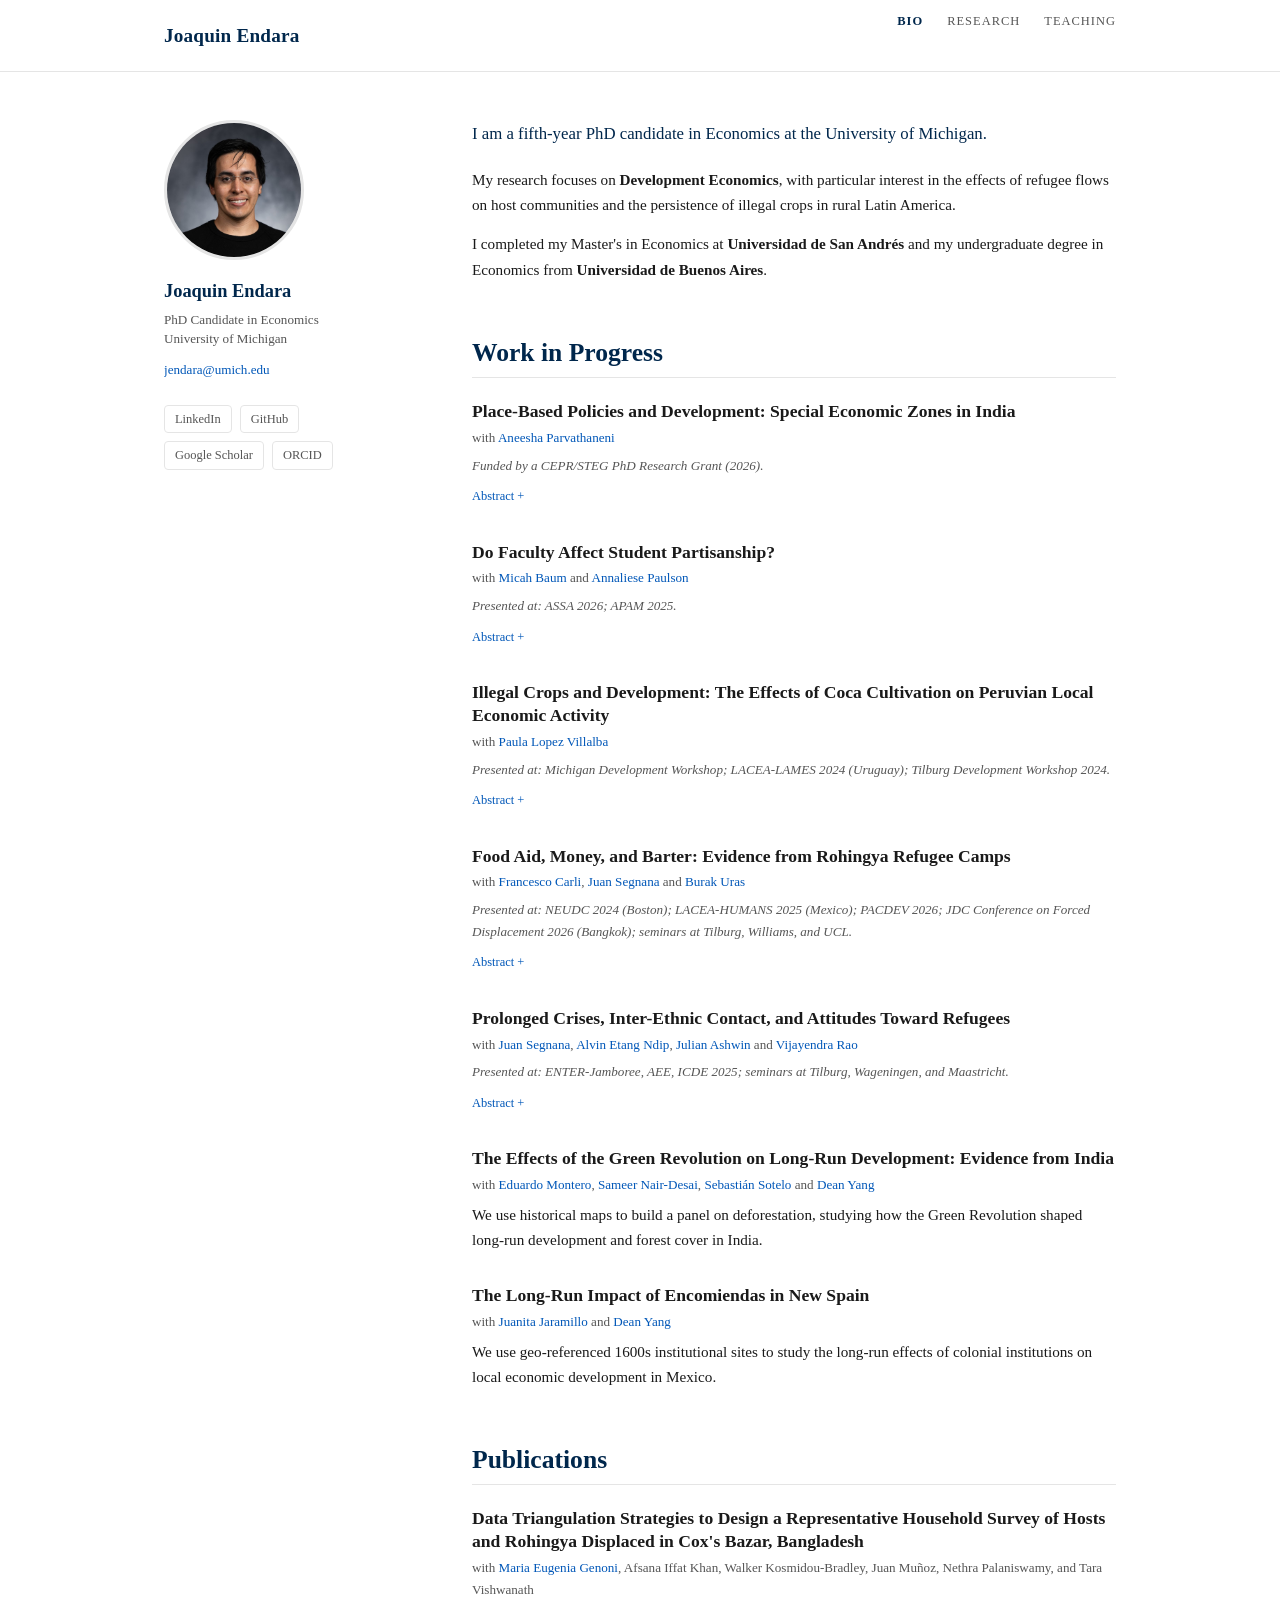
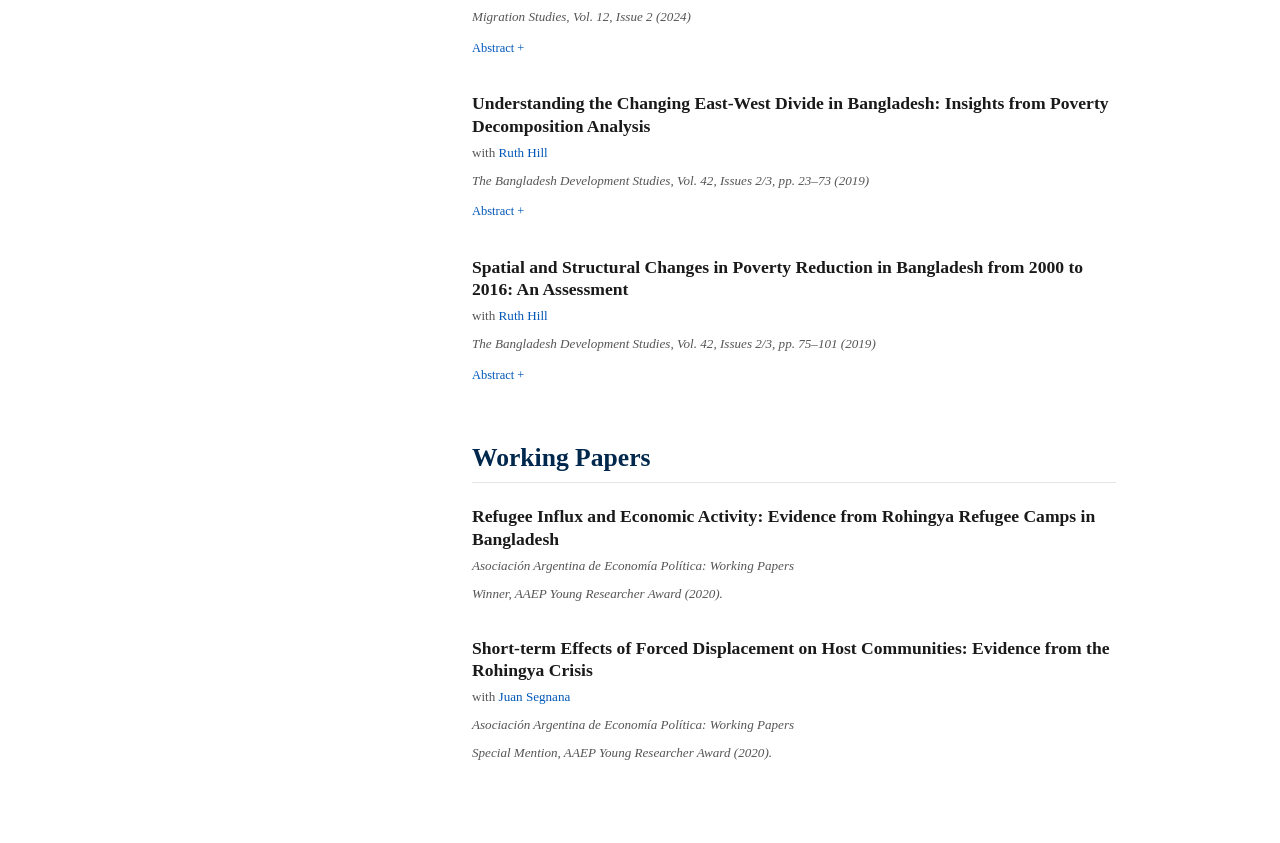
<file: index.html>
<!DOCTYPE html>
<html lang="en">
<head>
  <meta charset="UTF-8" />
  <meta name="viewport" content="width=device-width, initial-scale=1.0" />

  <title>Joaquin Endara | PhD Candidate in Economics, University of Michigan</title>
  <meta name="description" content="Joaquin Endara is a PhD candidate in Economics at the University of Michigan. His research focuses on development economics, refugee impacts on host communities, and illegal crops in Latin America." />
  <meta name="author" content="Joaquin Endara" />
  <meta name="keywords" content="Joaquin Endara, development economics, refugee economics, University of Michigan, PhD economics, forced displacement, host communities, coca cultivation" />

  <!-- Canonical -->
  <link rel="canonical" href="https://jendara.com/" />

  <!-- Open Graph (for sharing on LinkedIn, Twitter, etc.) -->
  <meta property="og:type" content="profile" />
  <meta property="og:title" content="Joaquin Endara | PhD Candidate in Economics" />
  <meta property="og:description" content="PhD candidate in Economics at the University of Michigan. Research on development economics, refugee impacts, and illegal crops in Latin America." />
  <meta property="og:url" content="https://jendara.com/" />
  <meta property="og:image" content="https://jendara.com/photo.jpg" />

  <!-- Twitter Card -->
  <meta name="twitter:card" content="summary" />
  <meta name="twitter:title" content="Joaquin Endara | PhD Candidate in Economics" />
  <meta name="twitter:description" content="PhD candidate in Economics at the University of Michigan. Research on development economics and refugee impacts." />
  <meta name="twitter:image" content="https://jendara.com/photo.jpg" />

  <!-- Schema.org Person markup -->
  <script type="application/ld+json">
  {
    "@context": "https://schema.org",
    "@type": "Person",
    "name": "Joaquin Endara",
    "url": "https://jendara.com",
    "image": "https://jendara.com/photo.jpg",
    "jobTitle": "PhD Candidate",
    "affiliation": {
      "@type": "EducationalOrganization",
      "name": "University of Michigan",
      "department": "Department of Economics"
    },
    "email": "jendara@umich.edu",
    "knowsAbout": ["Development Economics", "Refugee Economics", "Forced Displacement", "Illegal Crops", "Latin America", "Bangladesh"]
  }
  </script>

  <link rel="icon" type="image/svg+xml" href="favicon.svg" />
  <link rel="stylesheet" href="style.css" />

  <!-- Google tag (gtag.js) -->
  <script async src="https://www.googletagmanager.com/gtag/js?id=G-5RFNKWN95T"></script>
  <script>
    window.dataLayer = window.dataLayer || [];
    function gtag(){dataLayer.push(arguments);}
    gtag('js', new Date());
    gtag('config', 'G-5RFNKWN95T');
  </script>
</head>
<body>

<header class="topbar">
  <div class="topbar-inner">
    <a href="index.html" class="topbar-name">Joaquin Endara</a>
    <nav class="topbar-nav">
      <a href="index.html" class="active">Bio</a>
      <a href="index.html#research">Research</a>
      <a href="teaching.html">Teaching</a>
    </nav>
  </div>
</header>

<div class="wrapper">

  <!-- ── Sidebar ─────────────────────────────────────── -->
  <aside class="sidebar">

    <!-- Replace photo.jpg with your actual photo file -->
    <img src="photo.jpg" alt="Joaquin Endara" class="photo"
         onerror="this.style.display='none'; document.getElementById('placeholder').style.display='flex';" />
    <div class="photo-placeholder" id="placeholder" style="display:none;">JE</div>

    <h1>Joaquin Endara</h1>
    <p class="affiliation">
      PhD Candidate in Economics<br>
      University of Michigan
    </p>
    <p class="email">
      <a href="mailto:jendara@umich.edu">jendara@umich.edu</a>
    </p>

    <div class="social">
      <a href="https://linkedin.com/in/jendara/" target="_blank" rel="noopener">LinkedIn</a>
      <a href="https://github.com/joaco-e" target="_blank" rel="noopener">GitHub</a>
      <a href="#" target="_blank" rel="noopener">Google Scholar</a>
      <a href="#" target="_blank" rel="noopener">ORCID</a>
    </div>

  </aside>

  <!-- ── Main content ────────────────────────────────── -->
  <main>
    <p class="bio-intro">
      I am a fifth-year PhD candidate in Economics at the University of Michigan.
    </p>

    <p>
      My research focuses on <strong>Development Economics</strong>, with particular
      interest in the effects of refugee flows on host communities and the persistence
      of illegal crops in rural Latin America.
    </p>

    <p>
      I completed my Master's in Economics at <strong>Universidad de San Andrés</strong>
      and my undergraduate degree in Economics from
      <strong>Universidad de Buenos Aires</strong>.
    </p>

    <!-- ── Work in Progress ─────────────────────────── -->
    <h2 id="research">Work in Progress</h2>

    <div class="paper">
      <div class="paper-title">
        Place-Based Policies and Development: Special Economic Zones in India
      </div>
      <div class="paper-meta">with <a href="https://sites.google.com/view/aneeshaparvathaneni" target="_blank" rel="noopener">Aneesha Parvathaneni</a></div>
      <div class="paper-meta"><em>Funded by a CEPR/STEG PhD Research Grant (2026).</em></div>
      <button class="abstract-toggle" onclick="toggleAbstract(this)">Abstract +</button>
      <div class="abstract">
        Can place-based policies generate spillovers beyond the places they target? We study
        India's 2005 Special Economic Zones Act. We reconstruct each zone's regulatory history,
        assemble exact zone boundaries, and link them to 600,000 villages and towns and the
        geocoded addresses of 2.9 million firms. We compare locations near zones that became
        operational with locations near zones that had not yet done so, so all effects are
        relative to that control group. Operational zones generate substantial local activity:
        exports and employment inside them grew more than twentyfold, and sales rise by about
        30 percent for firms inside a boundary. In host villages, population rises by 13 percent
        and nonfarm employment by 31 percent more than in the control group over a decade, while
        agricultural employment is unchanged; employment in the villages' establishments rises
        by two fifths. We then ask whether these gains reflect a local demand multiplier or an
        agglomeration externality. To separate the two, we examine the sales and productivity of
        incumbent firms near the zones, responses along the zones' supply chains, firm entry
        around the boundary, and the relocation of activity from surrounding areas, and we write
        down a simple spatial model to understand the mechanisms at play.
      </div>
    </div>

    <div class="paper">
      <div class="paper-title">
        <a href="https://micah-baum.github.io/files/baum-endara-paulson-partisanship-2026.pdf" target="_blank" rel="noopener">
          Do Faculty Affect Student Partisanship?
        </a>
      </div>
      <div class="paper-meta">with <a href="https://micah-baum.github.io/" target="_blank" rel="noopener">Micah Baum</a> and <a href="https://sites.google.com/umich.edu/annaliese-paulson" target="_blank" rel="noopener">Annaliese Paulson</a></div>
      <div class="paper-meta"><em>Presented at: ASSA 2026; APAM 2025.</em></div>
      <button class="abstract-toggle" onclick="toggleAbstract(this)">Abstract +</button>
      <div class="abstract">
        It is claimed that Democratic college professors cause their students to become more liberal.
        In this paper, we study whether there is scope for professors to do so. We link voter
        registration data to salary records from 33 state flagship universities to document the
        partisanship of college faculty and use transcript data from one flagship university to
        study the causal effect of instructors on student partisanship. College faculty are more
        likely to identify as Democrats than the country as a whole, especially in the humanities
        and social sciences. Students are mostly liberals when they enter college, become more
        liberal regardless of their major, and sort to courses where instructors share their
        political ideology. Exploiting plausibly random variation in when instructors teach a given
        course, we do not find a relationship between faculty partisanship and changes in student
        partisanship, and are able to rule out even small liberalizing effects, including when we
        restrict to courses in the humanities and social sciences. To understand these results, we
        study variation in the frequency of left-leaning course topics. Liberal-oriented topics are
        not featured at higher rates when departments have more Democrats or when Democratic
        instructors teach a given course, meaning student sorting leaves little room for
        indoctrination.
      </div>
    </div>

    <div class="paper">
      <div class="paper-title">
        Illegal Crops and Development: The Effects of Coca Cultivation on Peruvian Local Economic Activity
      </div>
      <div class="paper-meta">with <a href="https://www.paulalopezv.com/" target="_blank" rel="noopener">Paula Lopez Villalba</a></div>
      <div class="paper-meta"><em>Presented at: Michigan Development Workshop; LACEA-LAMES 2024 (Uruguay); Tilburg Development Workshop 2024.</em></div>
      <button class="abstract-toggle" onclick="toggleAbstract(this)">Abstract +</button>
      <div class="abstract">
        We study how coca production affects the economic outcomes of Peruvian areas exposed to it.
        To address endogeneity concerns, we use geographic variation in coca suitability combined with
        exogenous time variation in coca prices generated by eradication policies in Colombia. We combine
        night-time light intensity, coca density maps from the UNODC, and geolocated household survey data.
        We find suggestive evidence that areas exposed to coca production experienced increased economic
        activity from 2003 to 2017.
      </div>
    </div>

    <div class="paper">
      <div class="paper-title">
        Food Aid, Money, and Barter: Evidence from Rohingya Refugee Camps
      </div>
      <div class="paper-meta">with <a href="https://sites.google.com/site/francescocarli/" target="_blank" rel="noopener">Francesco Carli</a>, <a href="https://research.tilburguniversity.edu/en/persons/juan-segnana/" target="_blank" rel="noopener">Juan Segnana</a> and <a href="https://sites.google.com/site/burakruras/" target="_blank" rel="noopener">Burak Uras</a></div>
      <div class="paper-meta"><em>Presented at: NEUDC 2024 (Boston); LACEA-HUMANS 2025 (Mexico); PACDEV 2026; JDC Conference on Forced Displacement 2026 (Bangkok); seminars at Tilburg, Williams, and UCL.</em></div>
      <button class="abstract-toggle" onclick="toggleAbstract(this)">Abstract +</button>
      <div class="abstract">
        This paper investigates the (in)efficiency of humanitarian food aid in refugee economies,
        using the Rohingya refugee crisis as a case study. We exploit the quasi-natural experiment
        provided by the World Food Program (WFP)'s transition from in-kind food aid to e-vouchers,
        which can only be redeemed at WFP stores within camps. The results show households engage in
        food aid trade (bartering and reselling) under both aid regimes, with e-voucher holders
        trading significantly less.
      </div>
    </div>

    <div class="paper">
      <div class="paper-title">
        Prolonged Crises, Inter-Ethnic Contact, and Attitudes Toward Refugees
      </div>
      <div class="paper-meta">with <a href="https://research.tilburguniversity.edu/en/persons/juan-segnana/" target="_blank" rel="noopener">Juan Segnana</a>, <a href="https://blogs.worldbank.org/en/team/a/alvin-etang-ndip" target="_blank" rel="noopener">Alvin Etang Ndip</a>, <a href="https://sites.google.com/view/julianashwin/home" target="_blank" rel="noopener">Julian Ashwin</a> and <a href="https://vijayendrarao.org/" target="_blank" rel="noopener">Vijayendra Rao</a></div>
      <div class="paper-meta"><em>Presented at: ENTER-Jamboree, AEE, ICDE 2025; seminars at Tilburg, Wageningen, and Maastricht.</em></div>
      <button class="abstract-toggle" onclick="toggleAbstract(this)">Abstract +</button>
      <div class="abstract">
        We design and implement an in-the-field survey to understand the prevailing social norm of hosts
        with respect to refugees by eliciting first and second order normative beliefs in the Rohingya
        refugee-receiving district of Cox's Bazar, Bangladesh.
      </div>
    </div>

    <div class="paper">
      <div class="paper-title">
        The Effects of the Green Revolution on Long-Run Development: Evidence from India
      </div>
      <div class="paper-meta">with <a href="https://www.eduardo-montero.com/" target="_blank" rel="noopener">Eduardo Montero</a>, <a href="https://snairdesai.github.io/" target="_blank" rel="noopener">Sameer Nair-Desai</a>, <a href="https://websites.umich.edu/~ssotelo/" target="_blank" rel="noopener">Sebastián Sotelo</a> and <a href="https://deanyang-econ.github.io/deanyang/" target="_blank" rel="noopener">Dean Yang</a></div>
      <p>
        We use historical maps to build a panel on deforestation, studying how the
        Green Revolution shaped long-run development and forest cover in India.
      </p>
    </div>

    <div class="paper">
      <div class="paper-title">
        The Long-Run Impact of Encomiendas in New Spain
      </div>
      <div class="paper-meta">with <a href="https://lsa.umich.edu/econ/people/phd-students/jjuanita.html" target="_blank" rel="noopener">Juanita Jaramillo</a> and <a href="https://deanyang-econ.github.io/deanyang/" target="_blank" rel="noopener">Dean Yang</a></div>
      <p>
        We use geo-referenced 1600s institutional sites to study the long-run effects
        of colonial institutions on local economic development in Mexico.
      </p>
    </div>

    <!-- ── Publications ─────────────────────────────── -->
    <h2>Publications</h2>

    <div class="paper">
      <div class="paper-title">
        <a href="https://doi.org/10.1093/migration/mnae019" target="_blank" rel="noopener">
          Data Triangulation Strategies to Design a Representative Household Survey of Hosts and
          Rohingya Displaced in Cox's Bazar, Bangladesh
        </a>
      </div>
      <div class="paper-meta">
        with <a href="https://blogs.worldbank.org/en/team/m/maria-eugenia-genoni" target="_blank" rel="noopener">Maria Eugenia Genoni</a>, Afsana Iffat Khan, Walker Kosmidou-Bradley, Juan Muñoz,
        Nethra Palaniswamy, and Tara Vishwanath
      </div>
      <div class="paper-venue"><em>Migration Studies</em>, Vol. 12, Issue 2 (2024)</div>
      <button class="abstract-toggle" onclick="toggleAbstract(this)">Abstract +</button>
      <div class="abstract">
        Obtaining representative information on hosts and displaced populations in a single survey is
        not straightforward. This paper demonstrates the value of combining traditional and nontraditional
        sampling frames, geospatial information, and listing exercises to design a representative survey
        of hosts and Rohingya displaced populations in Cox's Bazar, Bangladesh. The paper applies
        innovative segmentation techniques using geospatial data to delimit enumeration areas in the
        absence of updated cartography. The paper also highlights the importance of listing exercises
        to inform stratification decisions and update population counts.
      </div>
    </div>

    <div class="paper">
      <div class="paper-title">
        <a href="https://doi.org/10.57138/EUYF3222" target="_blank" rel="noopener">
          Understanding the Changing East-West Divide in Bangladesh: Insights from Poverty Decomposition Analysis
        </a>
      </div>
      <div class="paper-meta">with <a href="https://www.ifpri.org/profile/ruth-hill/" target="_blank" rel="noopener">Ruth Hill</a></div>
      <div class="paper-venue"><em>The Bangladesh Development Studies</em>, Vol. 42, Issues 2/3, pp. 23–73 (2019)</div>
      <button class="abstract-toggle" onclick="toggleAbstract(this)">Abstract +</button>
      <div class="abstract">
        Bangladesh has continued to make remarkable progress in reducing poverty since 2010. In some
        regards, poverty reduction has continued in a manner consistent with the previous decade.
        However, important differences emerge when trends are examined more closely. Poverty rates in
        the poorer West and richer East converged until 2010, then diverged, as poverty reduction in
        the poorer Western divisions again started to lag. This paper uses decomposition analysis to
        examine the changing nature of poverty reduction from 2005 to 2010 and 2010 to 2016, with four
        key insights on fertility, education, structural change, and agricultural conditions.
      </div>
    </div>

    <div class="paper">
      <div class="paper-title">
        <a href="https://doi.org/10.57138/NVVG8036" target="_blank" rel="noopener">
          Spatial and Structural Changes in Poverty Reduction in Bangladesh from 2000 to 2016: An Assessment
        </a>
      </div>
      <div class="paper-meta">with <a href="https://www.ifpri.org/profile/ruth-hill/" target="_blank" rel="noopener">Ruth Hill</a></div>
      <div class="paper-venue"><em>The Bangladesh Development Studies</em>, Vol. 42, Issues 2/3, pp. 75–101 (2019)</div>
      <button class="abstract-toggle" onclick="toggleAbstract(this)">Abstract +</button>
      <div class="abstract">
        Bangladesh has documented consistent reductions in poverty since 2000 and has also seen
        considerable transformation in the sector and location of economic activities. This paper
        exploits variation in sectoral growth and migration across districts and time to examine
        whether spatial variation in sectoral growth patterns can explain spatial variation in poverty
        reduction. We find that reductions in poverty were largest in places where agricultural output
        growth was highest and where industrial growth was highest, and that poverty reduction was
        greater in districts sending larger numbers of international migrants.
      </div>
    </div>

    <!-- ── Working Papers ──────────────────────────── -->
    <h2>Working Papers</h2>

    <div class="paper">
      <div class="paper-title">
        <a href="https://aaep.org.ar/works/works2020/Endara.pdf" target="_blank" rel="noopener">
          Refugee Influx and Economic Activity: Evidence from Rohingya Refugee Camps in Bangladesh
        </a>
      </div>
      <div class="paper-venue">Asociación Argentina de Economía Política: Working Papers</div>
      <div class="paper-meta"><em>Winner, AAEP Young Researcher Award (2020).</em></div>
    </div>

    <div class="paper">
      <div class="paper-title">
        <a href="https://ideas.repec.org/p/aep/anales/4410.html" target="_blank" rel="noopener">
          Short-term Effects of Forced Displacement on Host Communities: Evidence from the Rohingya Crisis
        </a>
      </div>
      <div class="paper-meta">with <a href="https://research.tilburguniversity.edu/en/persons/juan-segnana/" target="_blank" rel="noopener">Juan Segnana</a></div>
      <div class="paper-venue">Asociación Argentina de Economía Política: Working Papers</div>
      <div class="paper-meta"><em>Special Mention, AAEP Young Researcher Award (2020).</em></div>
    </div>
  </main>

</div>

<script>
function toggleAbstract(btn) {
  const abstract = btn.nextElementSibling;
  const isOpen = abstract.classList.toggle('open');
  btn.textContent = isOpen ? 'Abstract −' : 'Abstract +';
}
</script>

</body>
</html>
</file>
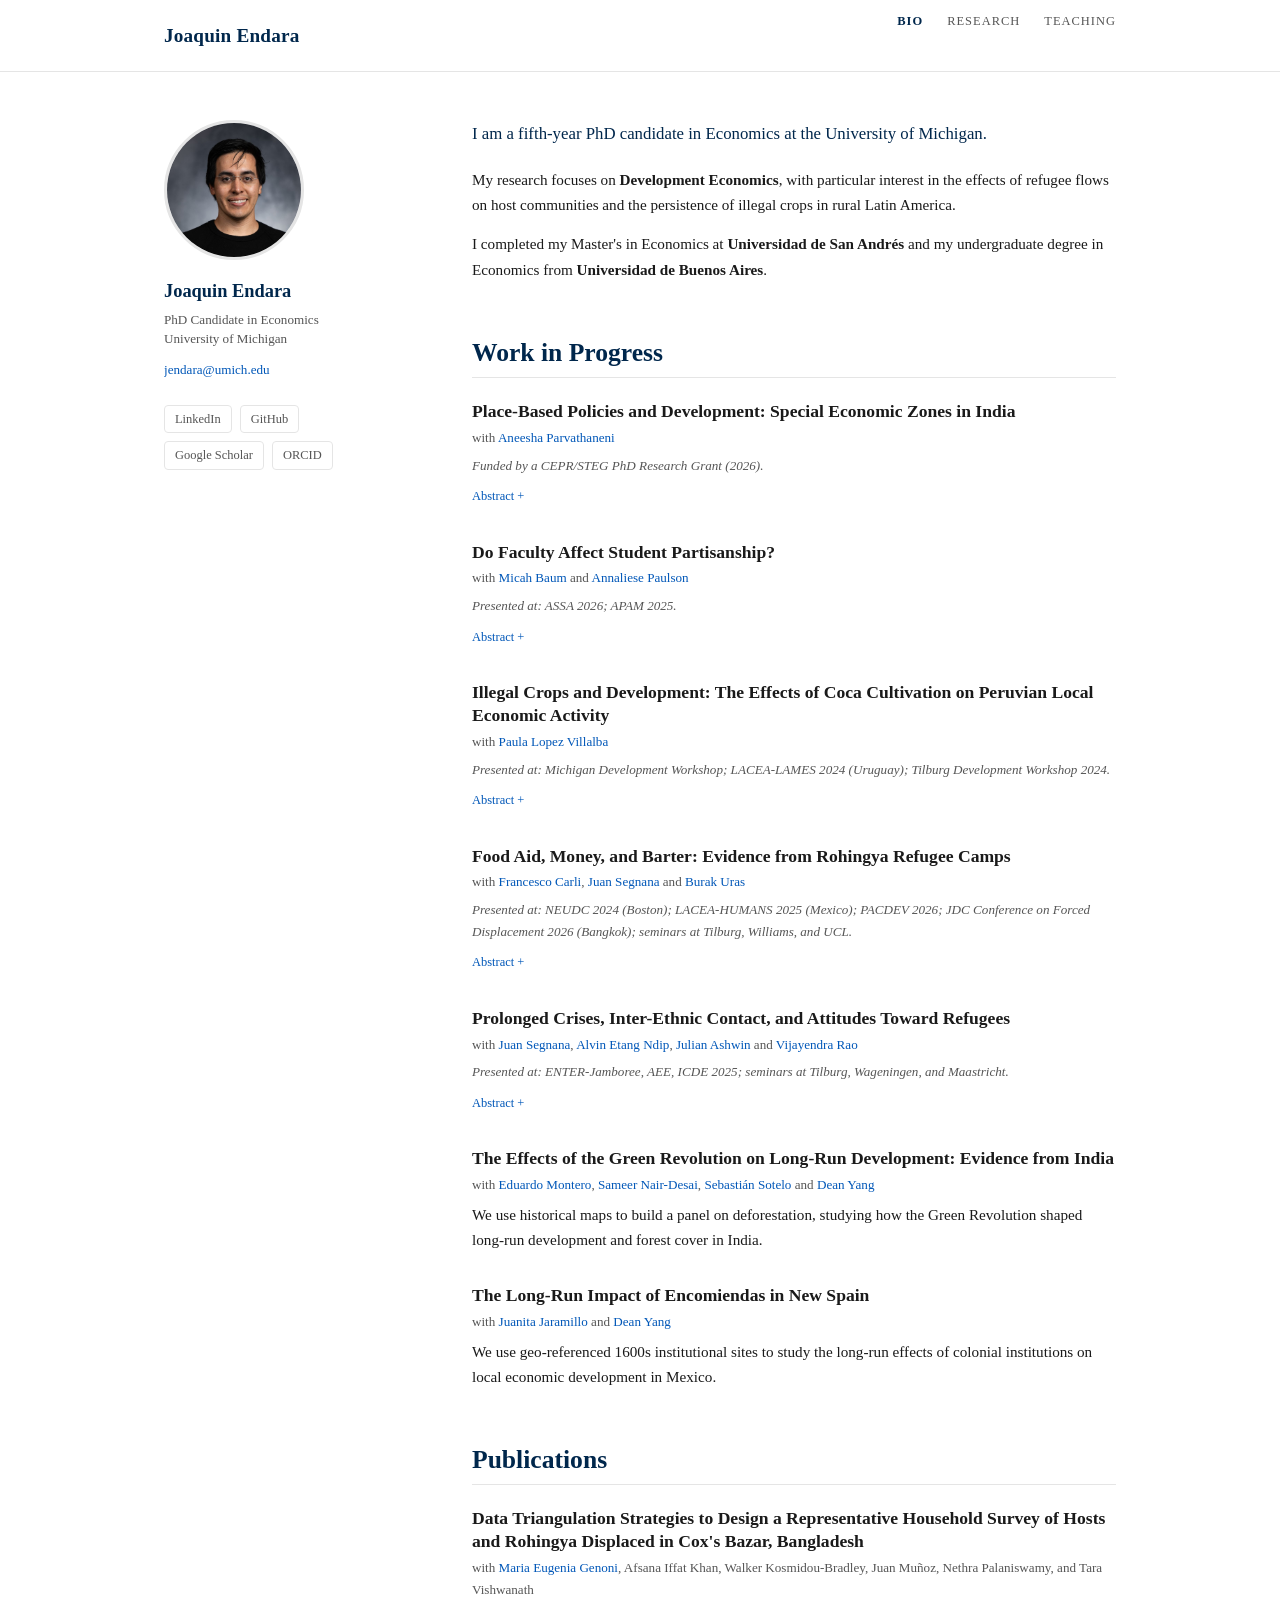
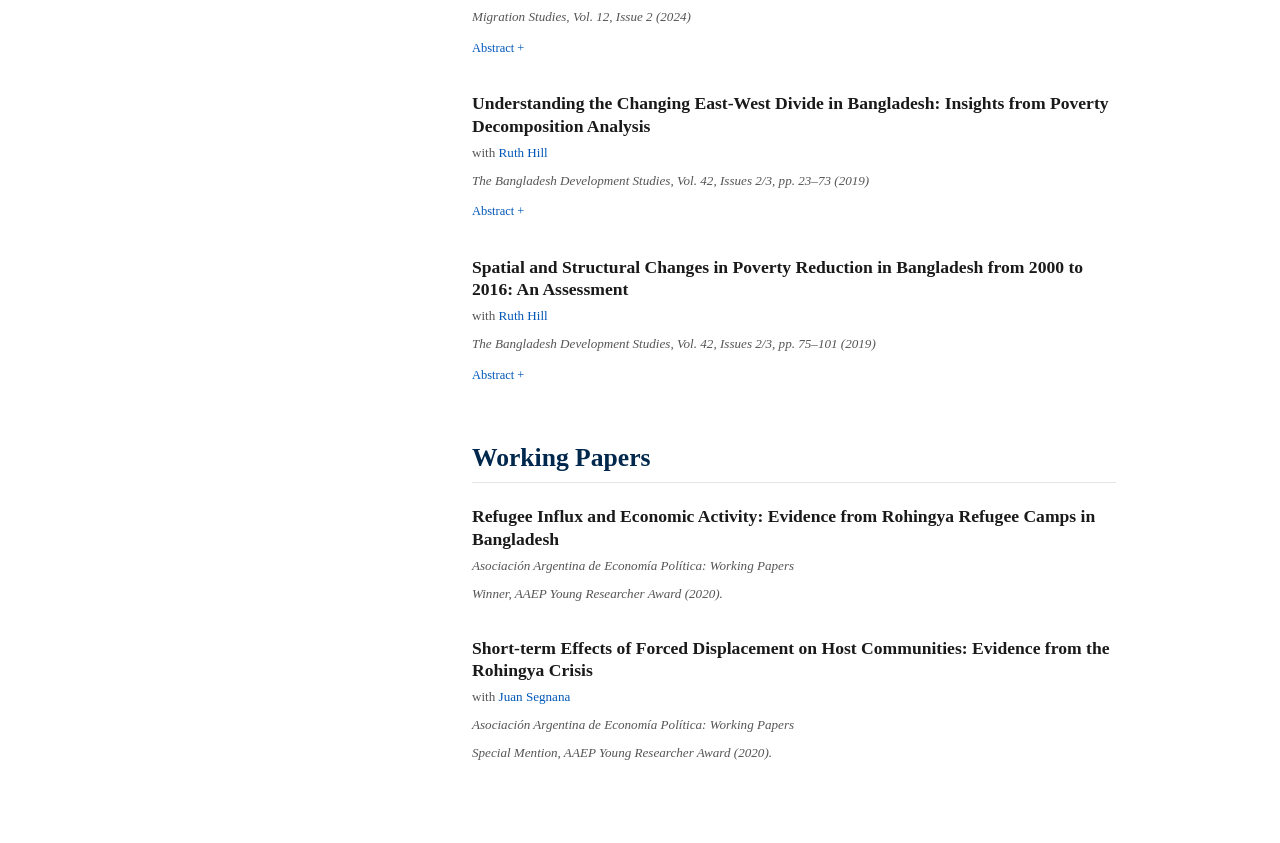
<file: cv.html>
<!DOCTYPE html>
<html lang="en">
<head>
  <meta charset="UTF-8" />
  <meta http-equiv="refresh" content="0; url=index.html" />
  <link rel="canonical" href="https://jendara.com/" />
  <title>Joaquin Endara</title>
  <meta name="robots" content="noindex" />
  <script>
    window.location.replace("index.html");
  </script>
</head>
<body>
  <p>Redirecting to <a href="index.html">jendara.com</a>&hellip;</p>
</body>
</html>
</file>
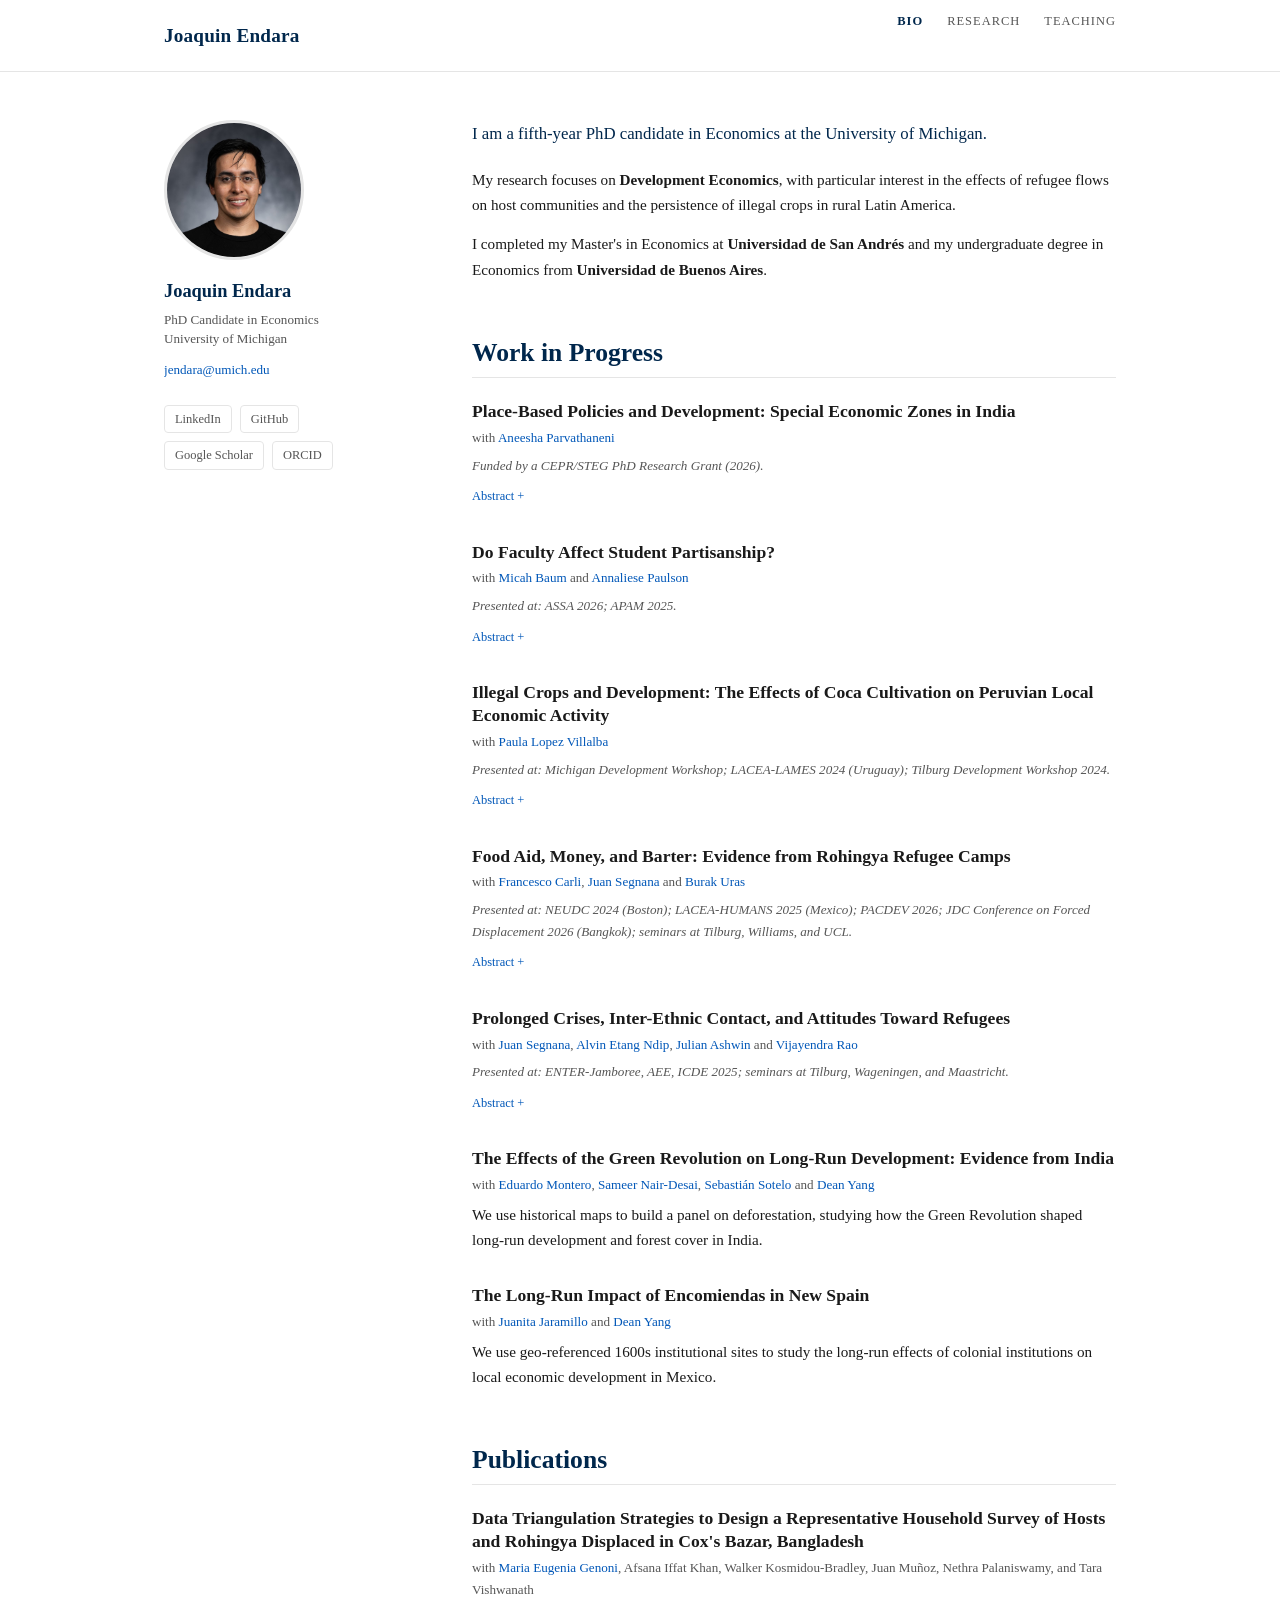
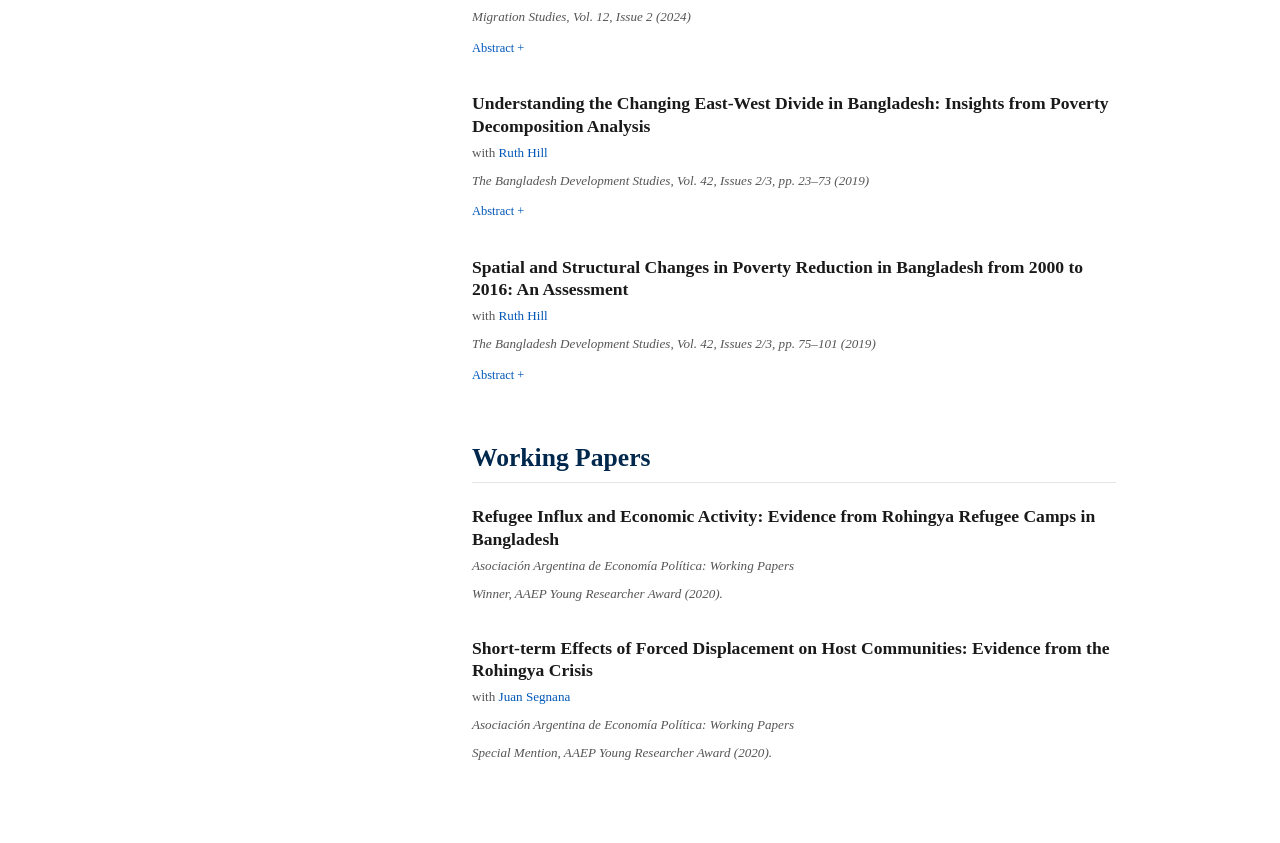
<file: research.html>
<!DOCTYPE html>
<html lang="en">
<head>
  <meta charset="UTF-8" />
  <meta http-equiv="refresh" content="0; url=index.html#research" />
  <link rel="canonical" href="https://jendara.com/#research" />
  <title>Research | Joaquin Endara</title>
  <meta name="description" content="Research by Joaquin Endara on Development Economics, refugee impacts, illicit crops, and political economy of education." />
  <script>
    window.location.replace("index.html#research");
  </script>
</head>
<body>
  <p>Redirecting to <a href="index.html#research">jendara.com/#research</a>&hellip;</p>
</body>
</html>
</file>
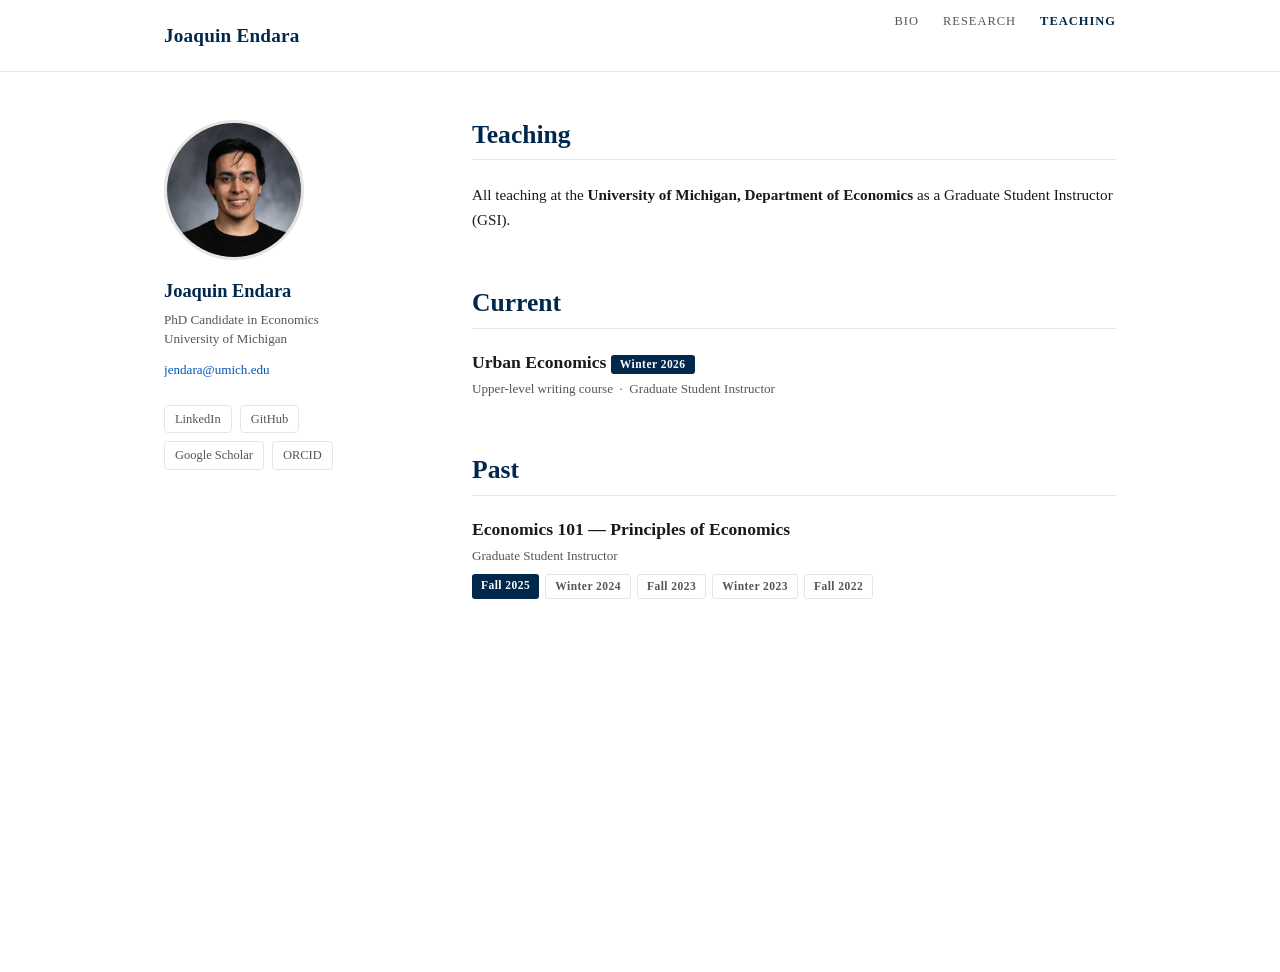
<file: teaching.html>
<!DOCTYPE html>
<html lang="en">
<head>
  <meta charset="UTF-8" />
  <meta name="viewport" content="width=device-width, initial-scale=1.0" />

  <title>Teaching | Joaquin Endara — University of Michigan Economics</title>
  <meta name="description" content="Teaching experience of Joaquin Endara at the University of Michigan Department of Economics, including Economics 101 and Urban Economics." />
  <meta name="author" content="Joaquin Endara" />

  <link rel="canonical" href="https://jendara.com/teaching.html" />

  <meta property="og:type" content="website" />
  <meta property="og:title" content="Teaching | Joaquin Endara" />
  <meta property="og:description" content="Teaching experience at the University of Michigan by Joaquin Endara, PhD candidate in Economics." />
  <meta property="og:url" content="https://jendara.com/teaching.html" />
  <meta property="og:image" content="https://jendara.com/photo.jpg" />

  <link rel="icon" type="image/svg+xml" href="favicon.svg" />
  <link rel="stylesheet" href="style.css" />

  <!-- Google tag (gtag.js) -->
  <script async src="https://www.googletagmanager.com/gtag/js?id=G-5RFNKWN95T"></script>
  <script>
    window.dataLayer = window.dataLayer || [];
    function gtag(){dataLayer.push(arguments);}
    gtag('js', new Date());
    gtag('config', 'G-5RFNKWN95T');
  </script>
</head>
<body>

<header class="topbar">
  <div class="topbar-inner">
    <a href="index.html" class="topbar-name">Joaquin Endara</a>
    <nav class="topbar-nav">
      <a href="index.html">Bio</a>
      <a href="index.html#research">Research</a>
      <a href="teaching.html" class="active">Teaching</a>
    </nav>
  </div>
</header>

<div class="wrapper">

  <!-- ── Sidebar ─────────────────────────────────────── -->
  <aside class="sidebar">

    <img src="photo.jpg" alt="Joaquin Endara" class="photo"
         onerror="this.style.display='none'; document.getElementById('placeholder').style.display='flex';" />
    <div class="photo-placeholder" id="placeholder" style="display:none;">JE</div>

    <h1>Joaquin Endara</h1>
    <p class="affiliation">
      PhD Candidate in Economics<br>
      University of Michigan
    </p>
    <p class="email">
      <a href="mailto:jendara@umich.edu">jendara@umich.edu</a>
    </p>

    <div class="social">
      <a href="https://linkedin.com/in/jendara/" target="_blank" rel="noopener">LinkedIn</a>
      <a href="https://github.com/joaco-e" target="_blank" rel="noopener">GitHub</a>
      <a href="#" target="_blank" rel="noopener">Google Scholar</a>
      <a href="#" target="_blank" rel="noopener">ORCID</a>
    </div>

  </aside>

  <!-- ── Main content ────────────────────────────────── -->
  <main>
    <h2>Teaching</h2>

    <p style="margin-bottom: 28px; font-size: 0.95rem;">
      All teaching at the <strong>University of Michigan, Department of Economics</strong>
      as a Graduate Student Instructor (GSI).
    </p>

    <!-- Current -->
    <h2>Current</h2>

    <div class="paper">
      <div class="paper-title">Urban Economics <span class="term-badge">Winter 2026</span></div>
      <div class="paper-meta">Upper-level writing course &nbsp;·&nbsp; Graduate Student Instructor</div>
    </div>

    <!-- Past -->
    <h2>Past</h2>

    <div class="paper">
      <div class="paper-title">Economics 101 — Principles of Economics</div>
      <div class="paper-meta">Graduate Student Instructor</div>
      <div class="term-list">
        <span class="term-badge">Fall 2025</span>
        <span class="term-badge past">Winter 2024</span>
        <span class="term-badge past">Fall 2023</span>
        <span class="term-badge past">Winter 2023</span>
        <span class="term-badge past">Fall 2022</span>
      </div>
    </div>

  </main>
</div>

</body>
</html>
</file>
<file: style.css>
/* ============================================================
   Joaquin Endara — Academic Portfolio
   ============================================================ */

*, *::before, *::after { box-sizing: border-box; margin: 0; padding: 0; }

:root {
  --blue:    #00274C;   /* Michigan blue */
  --accent:  #0057B8;
  --text:    #1a1a1a;
  --muted:   #555;
  --border:  #e5e5e5;
  --bg:      #ffffff;
  --sidebar: 260px;
}

html { font-size: 16px; scroll-behavior: smooth; }

body {
  font-family: Palatino, "Palatino Linotype", "Book Antiqua", "URW Palladio L", serif;
  color: var(--text);
  background: var(--bg);
  line-height: 1.65;
}

a { color: var(--accent); text-decoration: none; }
a:hover { text-decoration: underline; }

/* ── Layout ─────────────────────────────────────────────── */

.wrapper {
  display: flex;
  min-height: 100vh;
  max-width: 1000px;
  margin: 0 auto;
  padding: 0 24px;
}

/* ── Sidebar ─────────────────────────────────────────────── */

.sidebar {
  width: var(--sidebar);
  flex-shrink: 0;
  padding: 48px 32px 48px 0;
  position: sticky;
  top: 38px;
  height: calc(100vh - 38px);
  overflow-y: auto;
}

/* ── Top bar ─────────────────────────────────────────────── */

.topbar {
  position: sticky;
  top: 0;
  background: var(--bg);
  border-bottom: 1px solid var(--border);
  z-index: 100;
}

.topbar-inner {
  max-width: 1000px;
  margin: 0 auto;
  padding: 7px 24px;
  display: flex;
  justify-content: space-between;
  align-items: center;
  gap: 24px;
  flex-wrap: nowrap;
}

.topbar-name {
  font-family: Palatino, "Palatino Linotype", "Book Antiqua", "URW Palladio L", serif;
  font-size: 1.2rem;
  font-weight: 700;
  color: var(--blue);
  text-decoration: none;
  letter-spacing: 0.01em;
  line-height: 1.2;
}

.topbar-name:hover {
  text-decoration: none;
  opacity: 0.85;
}

.topbar-nav {
  display: flex;
  gap: 24px;
  flex-wrap: nowrap;
  white-space: nowrap;
}

.topbar-nav a {
  font-size: 0.78rem;
  font-weight: 500;
  letter-spacing: 0.08em;
  text-transform: uppercase;
  color: var(--muted);
  text-decoration: none;
}

.topbar-nav a:hover,
.topbar-nav a.active {
  color: var(--blue);
  text-decoration: none;
}

.topbar-nav a.active {
  font-weight: 700;
}

.sidebar .photo {
  width: 140px;
  height: 140px;
  border-radius: 50%;
  object-fit: cover;
  object-position: center 15%;
  display: block;
  margin-bottom: 20px;
  border: 3px solid var(--border);
}

.sidebar .photo-placeholder {
  width: 140px;
  height: 140px;
  border-radius: 50%;
  background: #dde3ed;
  display: flex;
  align-items: center;
  justify-content: center;
  font-size: 48px;
  margin-bottom: 20px;
  color: var(--blue);
}

.sidebar h1 {
  font-size: 1.15rem;
  font-weight: 700;
  color: var(--blue);
  line-height: 1.3;
  margin-bottom: 6px;
}

.sidebar .affiliation {
  font-size: 0.82rem;
  color: var(--muted);
  line-height: 1.5;
  margin-bottom: 10px;
}

.sidebar .email {
  font-size: 0.82rem;
  margin-bottom: 24px;
  word-break: break-all;
}

/* ── Navigation ──────────────────────────────────────────── */

nav { margin-bottom: 28px; }

nav a {
  display: block;
  font-size: 0.9rem;
  font-weight: 500;
  color: var(--muted);
  padding: 4px 0;
  letter-spacing: 0.02em;
  text-transform: uppercase;
  font-size: 0.78rem;
}

nav a:hover, nav a.active {
  color: var(--blue);
  text-decoration: none;
}

nav a.active { font-weight: 700; }

/* ── Social links ────────────────────────────────────────── */

.social { display: flex; flex-wrap: wrap; gap: 8px; }

.social a {
  font-size: 0.78rem;
  color: var(--muted);
  border: 1px solid var(--border);
  padding: 3px 10px;
  border-radius: 4px;
  transition: all 0.15s;
}

.social a:hover {
  background: var(--blue);
  color: white;
  border-color: var(--blue);
  text-decoration: none;
}

/* ── Main content ────────────────────────────────────────── */

main {
  flex: 1;
  padding: 48px 0 48px 48px;
}

main h2 {
  font-family: Palatino, "Palatino Linotype", "Book Antiqua", "URW Palladio L", serif;
  font-size: 1.6rem;
  font-weight: 600;
  color: var(--blue);
  letter-spacing: 0;
  text-transform: none;
  line-height: 1.15;
  margin-top: 56px;
  margin-bottom: 22px;
  padding-bottom: 10px;
  border-bottom: 1px solid var(--border);
}

/* keep first h2 of CV/Teaching pages from getting a tall top gap */
main > h2:first-child {
  margin-top: 0;
}

main p { margin-bottom: 14px; font-size: 0.95rem; }

/* ── Bio page ────────────────────────────────────────────── */

.bio-intro {
  font-size: 1.05rem;
  font-weight: 500;
  color: var(--blue);
  margin-bottom: 20px;
}

/* ── Research page ───────────────────────────────────────── */

.paper {
  margin-bottom: 32px;
}

.paper-title {
  font-family: Palatino, "Palatino Linotype", "Book Antiqua", "URW Palladio L", serif;
  font-size: 1.1rem;
  font-weight: 600;
  color: var(--text);
  margin-bottom: 4px;
  line-height: 1.3;
}

.paper-title a { color: var(--text); }
.paper-title a:hover { color: var(--accent); }

.paper-title .jmp-badge {
  display: inline-block;
  font-size: 0.65rem;
  font-weight: 700;
  letter-spacing: 0.08em;
  text-transform: uppercase;
  background: var(--blue);
  color: white;
  padding: 2px 7px;
  border-radius: 3px;
  margin-left: 8px;
  vertical-align: middle;
}

.paper-meta {
  font-size: 0.82rem;
  color: var(--muted);
  margin-bottom: 6px;
}

.paper-venue {
  font-size: 0.82rem;
  color: var(--muted);
  font-style: italic;
  margin-bottom: 6px;
}

.abstract-toggle {
  font-size: 0.78rem;
  color: var(--accent);
  cursor: pointer;
  background: none;
  border: none;
  padding: 0;
  font-family: inherit;
}

.abstract-toggle:hover { text-decoration: underline; }

.abstract {
  display: none;
  font-size: 0.88rem;
  color: var(--muted);
  margin-top: 8px;
  padding: 12px 16px;
  background: #f8f9fa;
  border-left: 3px solid var(--border);
  line-height: 1.6;
}

.abstract.open { display: block; }

/* ── Teaching page ───────────────────────────────────────── */

.term-list {
  display: flex;
  flex-wrap: wrap;
  gap: 6px;
  margin-top: 8px;
}

.term-badge {
  display: inline-block;
  font-size: 0.72rem;
  font-weight: 600;
  letter-spacing: 0.04em;
  background: var(--blue);
  color: white;
  padding: 2px 9px;
  border-radius: 3px;
}

.term-badge.past {
  background: transparent;
  color: var(--muted);
  border: 1px solid var(--border);
}

/* ── CV page ─────────────────────────────────────────────── */

.cv-link {
  display: inline-flex;
  align-items: center;
  gap: 8px;
  background: var(--blue);
  color: white;
  padding: 10px 20px;
  border-radius: 5px;
  font-size: 0.9rem;
  font-weight: 500;
  margin-bottom: 32px;
  transition: opacity 0.15s;
}

.cv-link:hover { opacity: 0.88; text-decoration: none; color: white; }

/* ── Responsive ──────────────────────────────────────────── */

@media (max-width: 680px) {
  .topbar-inner {
    flex-direction: column;
    align-items: flex-start;
    gap: 8px;
    padding: 12px 16px;
  }
  .topbar-nav { gap: 16px; }

  .wrapper { flex-direction: column; padding: 0 16px; }
  .sidebar {
    width: 100%;
    position: static;
    height: auto;
    border-right: none;
    border-bottom: 1px solid var(--border);
    padding: 32px 0 24px;
    display: flex;
    flex-wrap: wrap;
    gap: 16px;
    align-items: center;
  }
  .sidebar .photo, .sidebar .photo-placeholder { margin-bottom: 0; }
  nav { margin-bottom: 0; }
  nav a { display: inline; margin-right: 12px; }
  main { padding: 32px 0; }
}
</file>
